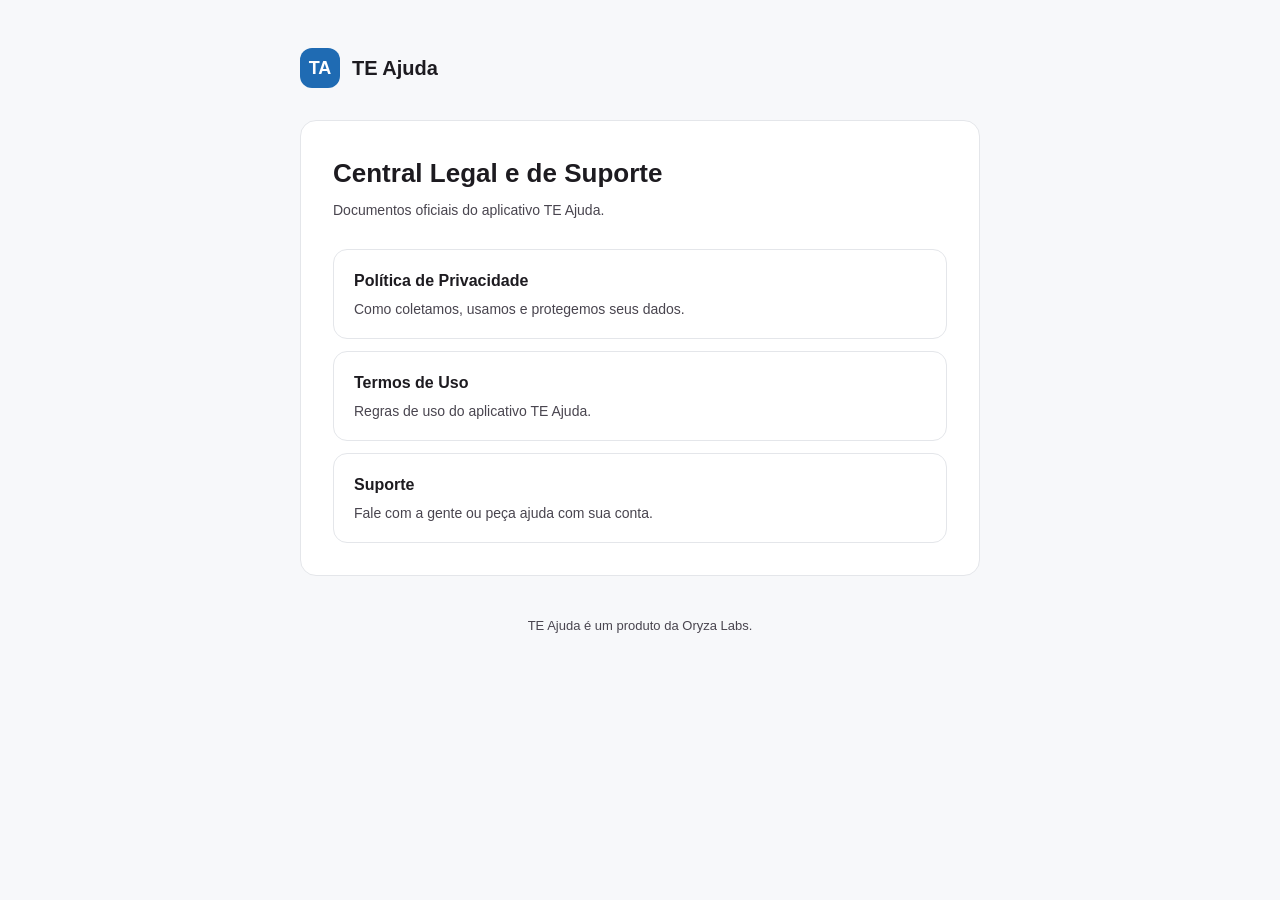
<file: index.html>
<!doctype html>
<html lang="pt-BR">
<head>
<meta charset="utf-8">
<meta name="viewport" content="width=device-width, initial-scale=1">
<title>TE Ajuda — Central Legal</title>
<link rel="stylesheet" href="style.css">
</head>
<body>
<div class="wrap">
  <header class="site">
    <div class="mark">TA</div>
    <div class="name">TE Ajuda</div>
  </header>

  <div class="card">
    <h1>Central Legal e de Suporte</h1>
    <p class="updated">Documentos oficiais do aplicativo TE Ajuda.</p>

    <div class="home-links">
      <a class="tile" href="privacidade.html">
        Política de Privacidade
        <span class="desc">Como coletamos, usamos e protegemos seus dados.</span>
      </a>
      <a class="tile" href="termos.html">
        Termos de Uso
        <span class="desc">Regras de uso do aplicativo TE Ajuda.</span>
      </a>
      <a class="tile" href="suporte.html">
        Suporte
        <span class="desc">Fale com a gente ou peça ajuda com sua conta.</span>
      </a>
    </div>
  </div>

  <footer class="site">TE Ajuda é um produto da Oryza Labs.</footer>
</div>
</body>
</html>
</file>
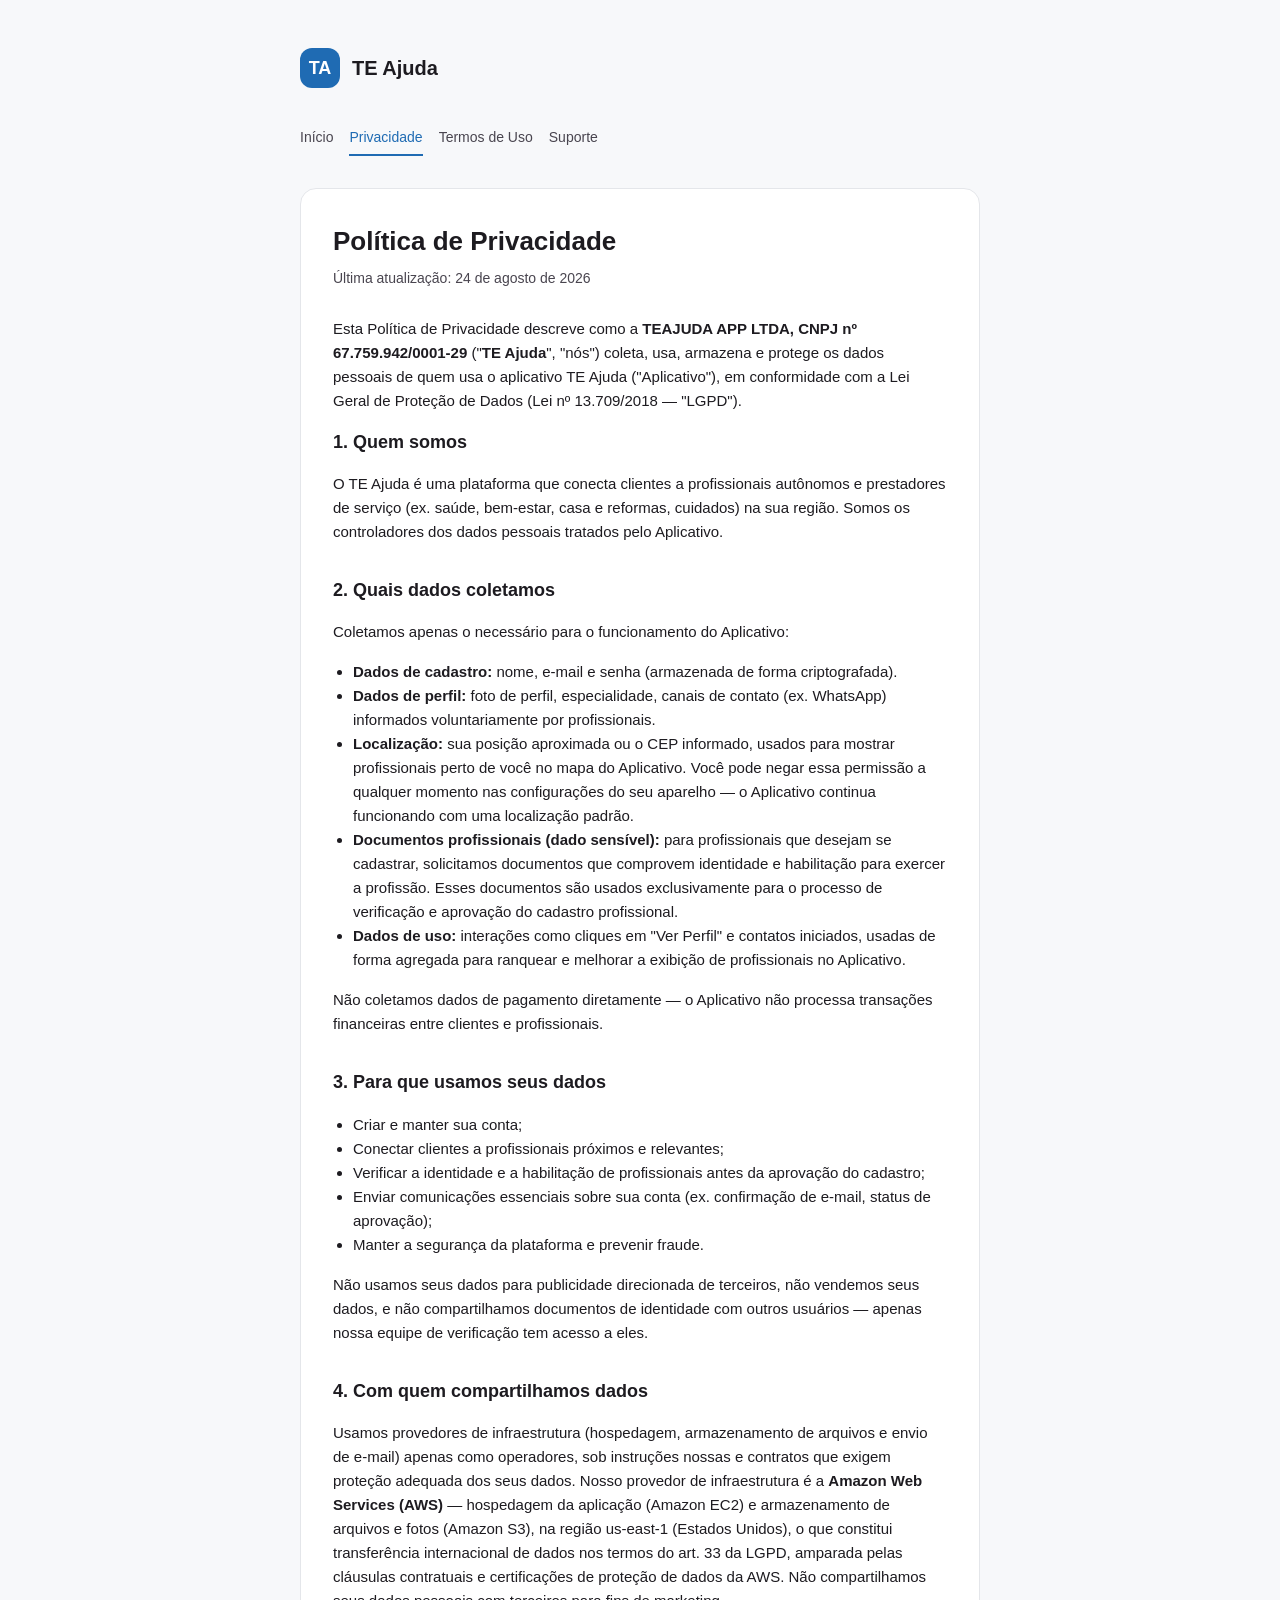
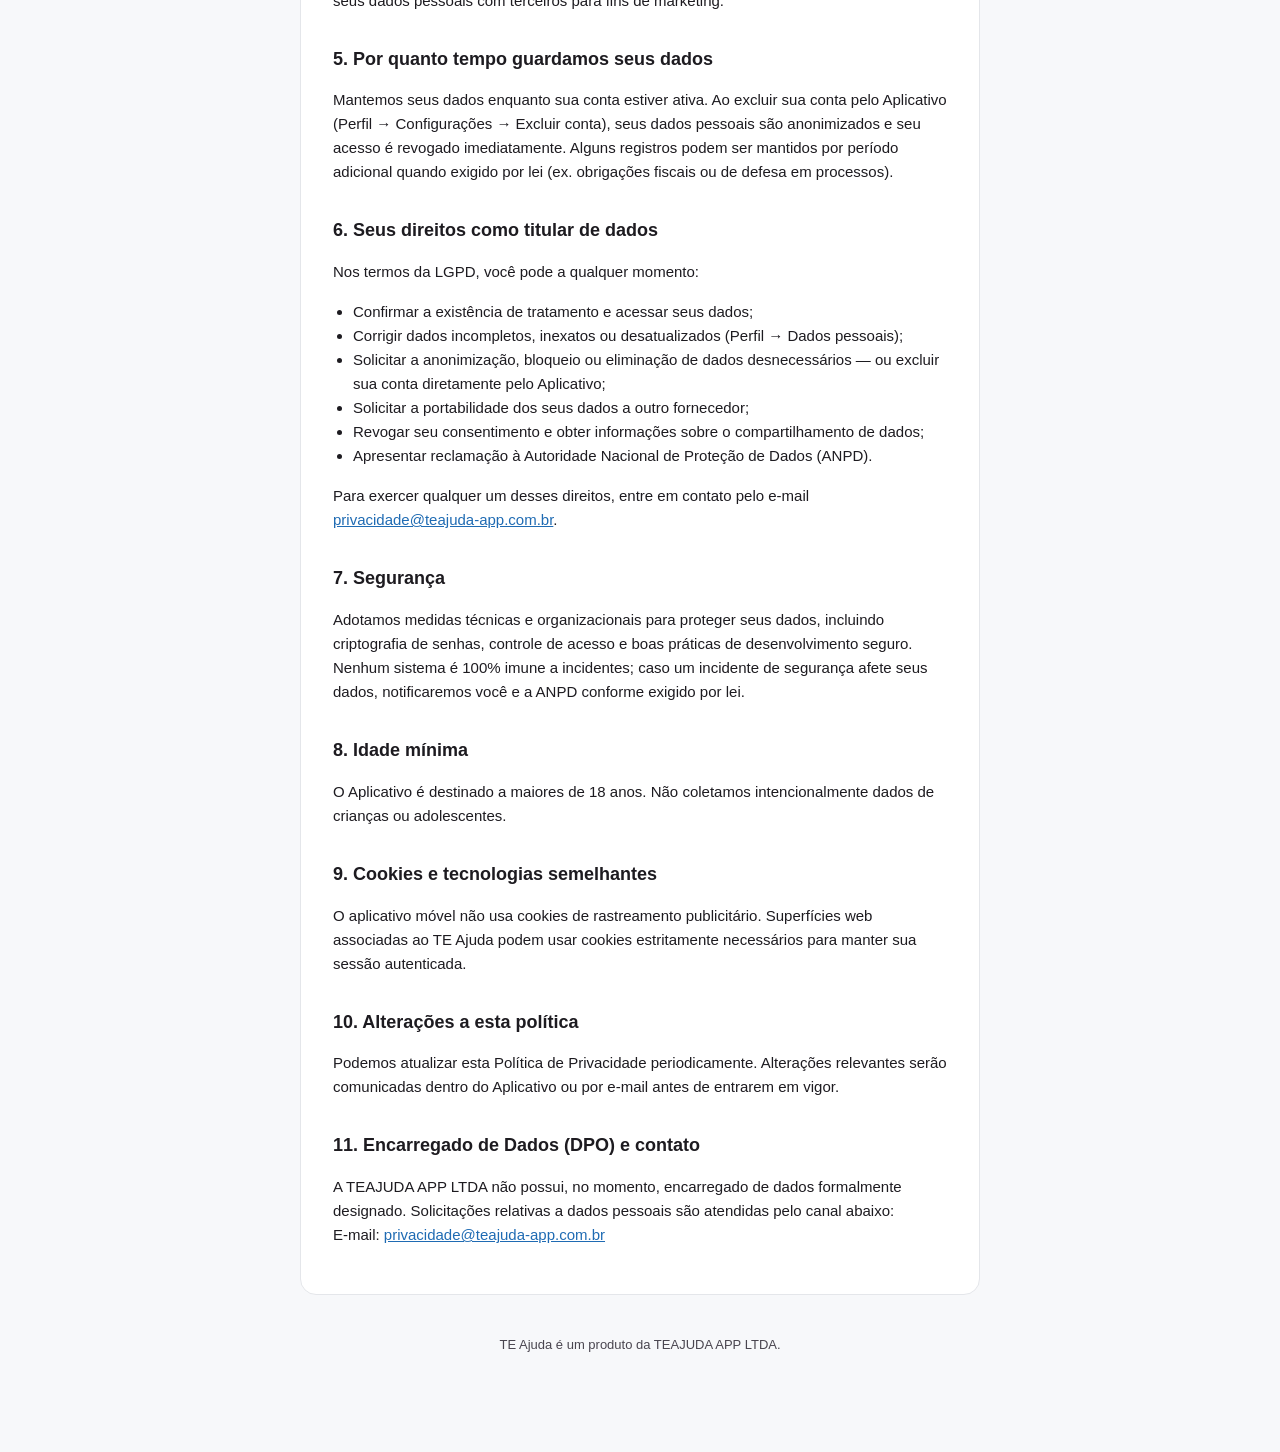
<file: privacidade.html>
<!doctype html>
<html lang="pt-BR">
<head>
<meta charset="utf-8">
<meta name="viewport" content="width=device-width, initial-scale=1">
<title>Política de Privacidade — TE Ajuda</title>
<link rel="stylesheet" href="style.css">
</head>
<body>
<div class="wrap">
  <header class="site">
    <div class="mark">TA</div>
    <div class="name">TE Ajuda</div>
  </header>

  <nav class="legal">
    <a href="index.html">Início</a>
    <a href="privacidade.html" class="active">Privacidade</a>
    <a href="termos.html">Termos de Uso</a>
    <a href="suporte.html">Suporte</a>
  </nav>

  <div class="card">
    <h1>Política de Privacidade</h1>
    <p class="updated">Última atualização: 24 de agosto de 2026</p>

    <p>
      Esta Política de Privacidade descreve como a <strong>TEAJUDA APP LTDA, CNPJ nº
      67.759.942/0001-29</strong> ("<strong>TE Ajuda</strong>", "nós") coleta, usa, armazena e
      protege os dados pessoais de quem usa o aplicativo TE Ajuda ("Aplicativo"), em conformidade
      com a Lei Geral de Proteção de Dados (Lei nº 13.709/2018 — "LGPD").
    </p>

    <h2>1. Quem somos</h2>
    <p>
      O TE Ajuda é uma plataforma que conecta clientes a profissionais autônomos e prestadores de
      serviço (ex. saúde, bem-estar, casa e reformas, cuidados) na sua região. Somos os controladores
      dos dados pessoais tratados pelo Aplicativo.
    </p>

    <h2>2. Quais dados coletamos</h2>
    <p>Coletamos apenas o necessário para o funcionamento do Aplicativo:</p>
    <ul>
      <li><strong>Dados de cadastro:</strong> nome, e-mail e senha (armazenada de forma criptografada).</li>
      <li><strong>Dados de perfil:</strong> foto de perfil, especialidade, canais de contato (ex. WhatsApp) informados voluntariamente por profissionais.</li>
      <li><strong>Localização:</strong> sua posição aproximada ou o CEP informado, usados para mostrar profissionais perto de você no mapa do Aplicativo. Você pode negar essa permissão a qualquer momento nas configurações do seu aparelho — o Aplicativo continua funcionando com uma localização padrão.</li>
      <li><strong>Documentos profissionais (dado sensível):</strong> para profissionais que desejam se cadastrar, solicitamos documentos que comprovem identidade e habilitação para exercer a profissão. Esses documentos são usados exclusivamente para o processo de verificação e aprovação do cadastro profissional.</li>
      <li><strong>Dados de uso:</strong> interações como cliques em "Ver Perfil" e contatos iniciados, usadas de forma agregada para ranquear e melhorar a exibição de profissionais no Aplicativo.</li>
    </ul>
    <p>
      Não coletamos dados de pagamento diretamente — o Aplicativo não processa transações
      financeiras entre clientes e profissionais.
    </p>

    <h2>3. Para que usamos seus dados</h2>
    <ul>
      <li>Criar e manter sua conta;</li>
      <li>Conectar clientes a profissionais próximos e relevantes;</li>
      <li>Verificar a identidade e a habilitação de profissionais antes da aprovação do cadastro;</li>
      <li>Enviar comunicações essenciais sobre sua conta (ex. confirmação de e-mail, status de aprovação);</li>
      <li>Manter a segurança da plataforma e prevenir fraude.</li>
    </ul>
    <p>
      Não usamos seus dados para publicidade direcionada de terceiros, não vendemos seus dados, e
      não compartilhamos documentos de identidade com outros usuários — apenas nossa equipe de
      verificação tem acesso a eles.
    </p>

    <h2>4. Com quem compartilhamos dados</h2>
    <p>
      Usamos provedores de infraestrutura (hospedagem, armazenamento de arquivos e envio de e-mail)
      apenas como operadores, sob instruções nossas e contratos que exigem proteção adequada dos
      seus dados. Nosso provedor de infraestrutura é a <strong>Amazon Web Services (AWS)</strong> —
      hospedagem da aplicação (Amazon EC2) e armazenamento de arquivos e fotos (Amazon S3), na
      região us-east-1 (Estados Unidos), o que constitui transferência internacional de dados nos
      termos do art. 33 da LGPD, amparada pelas cláusulas contratuais e certificações de proteção
      de dados da AWS. Não compartilhamos seus dados pessoais com terceiros para fins de marketing.
    </p>

    <h2>5. Por quanto tempo guardamos seus dados</h2>
    <p>
      Mantemos seus dados enquanto sua conta estiver ativa. Ao excluir sua conta pelo Aplicativo
      (Perfil → Configurações → Excluir conta), seus dados pessoais são anonimizados e seu acesso é
      revogado imediatamente. Alguns registros podem ser mantidos por período adicional quando
      exigido por lei (ex. obrigações fiscais ou de defesa em processos).
    </p>

    <h2>6. Seus direitos como titular de dados</h2>
    <p>Nos termos da LGPD, você pode a qualquer momento:</p>
    <ul>
      <li>Confirmar a existência de tratamento e acessar seus dados;</li>
      <li>Corrigir dados incompletos, inexatos ou desatualizados (Perfil → Dados pessoais);</li>
      <li>Solicitar a anonimização, bloqueio ou eliminação de dados desnecessários — ou excluir sua conta diretamente pelo Aplicativo;</li>
      <li>Solicitar a portabilidade dos seus dados a outro fornecedor;</li>
      <li>Revogar seu consentimento e obter informações sobre o compartilhamento de dados;</li>
      <li>Apresentar reclamação à Autoridade Nacional de Proteção de Dados (ANPD).</li>
    </ul>
    <p>
      Para exercer qualquer um desses direitos, entre em contato pelo e-mail
      <a href="mailto:privacidade@teajuda-app.com.br">privacidade@teajuda-app.com.br</a>.
    </p>

    <h2>7. Segurança</h2>
    <p>
      Adotamos medidas técnicas e organizacionais para proteger seus dados, incluindo criptografia
      de senhas, controle de acesso e boas práticas de desenvolvimento seguro. Nenhum sistema é
      100% imune a incidentes; caso um incidente de segurança afete seus dados, notificaremos você e
      a ANPD conforme exigido por lei.
    </p>

    <h2>8. Idade mínima</h2>
    <p>
      O Aplicativo é destinado a maiores de 18 anos. Não coletamos intencionalmente dados de
      crianças ou adolescentes.
    </p>

    <h2>9. Cookies e tecnologias semelhantes</h2>
    <p>
      O aplicativo móvel não usa cookies de rastreamento publicitário. Superfícies web associadas ao
      TE Ajuda podem usar cookies estritamente necessários para manter sua sessão autenticada.
    </p>

    <h2>10. Alterações a esta política</h2>
    <p>
      Podemos atualizar esta Política de Privacidade periodicamente. Alterações relevantes serão
      comunicadas dentro do Aplicativo ou por e-mail antes de entrarem em vigor.
    </p>

    <h2>11. Encarregado de Dados (DPO) e contato</h2>
    <p>
      A TEAJUDA APP LTDA não possui, no momento, encarregado de dados formalmente designado.
      Solicitações relativas a dados pessoais são atendidas pelo canal abaixo:<br>
      E-mail: <a href="mailto:privacidade@teajuda-app.com.br">privacidade@teajuda-app.com.br</a>
    </p>
  </div>

  <footer class="site">TE Ajuda é um produto da TEAJUDA APP LTDA.</footer>
</div>
</body>
</html>
</file>
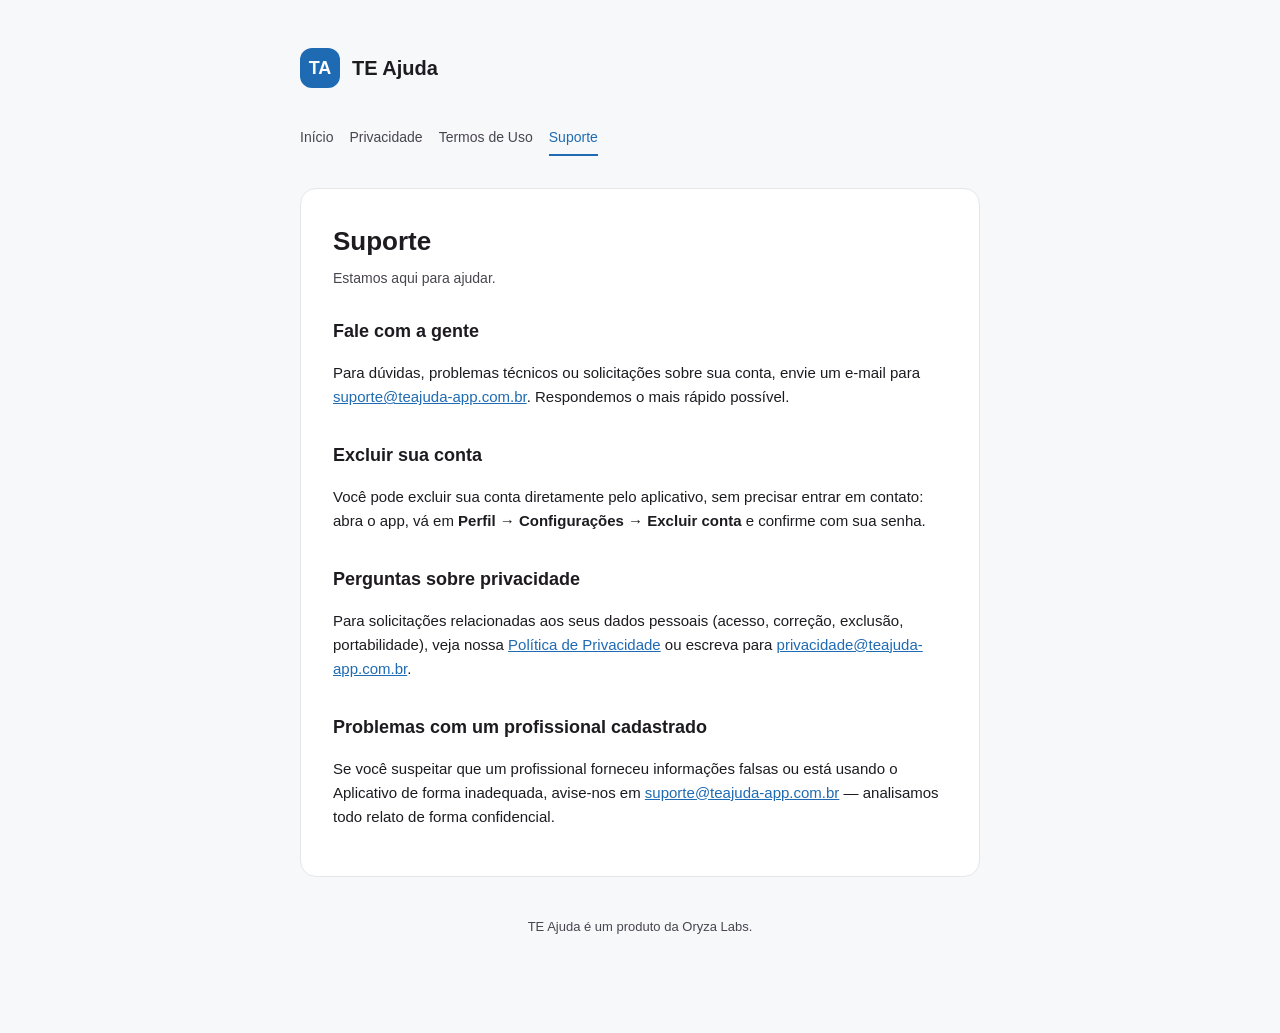
<file: suporte.html>
<!doctype html>
<html lang="pt-BR">
<head>
<meta charset="utf-8">
<meta name="viewport" content="width=device-width, initial-scale=1">
<title>Suporte — TE Ajuda</title>
<link rel="stylesheet" href="style.css">
</head>
<body>
<div class="wrap">
  <header class="site">
    <div class="mark">TA</div>
    <div class="name">TE Ajuda</div>
  </header>

  <nav class="legal">
    <a href="index.html">Início</a>
    <a href="privacidade.html">Privacidade</a>
    <a href="termos.html">Termos de Uso</a>
    <a href="suporte.html" class="active">Suporte</a>
  </nav>

  <div class="card">
    <h1>Suporte</h1>
    <p class="updated">Estamos aqui para ajudar.</p>

    <h2>Fale com a gente</h2>
    <p>
      Para dúvidas, problemas técnicos ou solicitações sobre sua conta, envie um e-mail para
      <a href="mailto:suporte@teajuda-app.com.br">suporte@teajuda-app.com.br</a>. Respondemos o
      mais rápido possível.
    </p>

    <h2>Excluir sua conta</h2>
    <p>
      Você pode excluir sua conta diretamente pelo aplicativo, sem precisar entrar em contato:
      abra o app, vá em <strong>Perfil → Configurações → Excluir conta</strong> e confirme com sua senha.
    </p>

    <h2>Perguntas sobre privacidade</h2>
    <p>
      Para solicitações relacionadas aos seus dados pessoais (acesso, correção, exclusão,
      portabilidade), veja nossa <a href="privacidade.html">Política de Privacidade</a> ou escreva
      para <a href="mailto:privacidade@teajuda-app.com.br">privacidade@teajuda-app.com.br</a>.
    </p>

    <h2>Problemas com um profissional cadastrado</h2>
    <p>
      Se você suspeitar que um profissional forneceu informações falsas ou está usando o Aplicativo
      de forma inadequada, avise-nos em
      <a href="mailto:suporte@teajuda-app.com.br">suporte@teajuda-app.com.br</a> — analisamos todo
      relato de forma confidencial.
    </p>
  </div>

  <footer class="site">TE Ajuda é um produto da Oryza Labs.</footer>
</div>
</body>
</html>
</file>
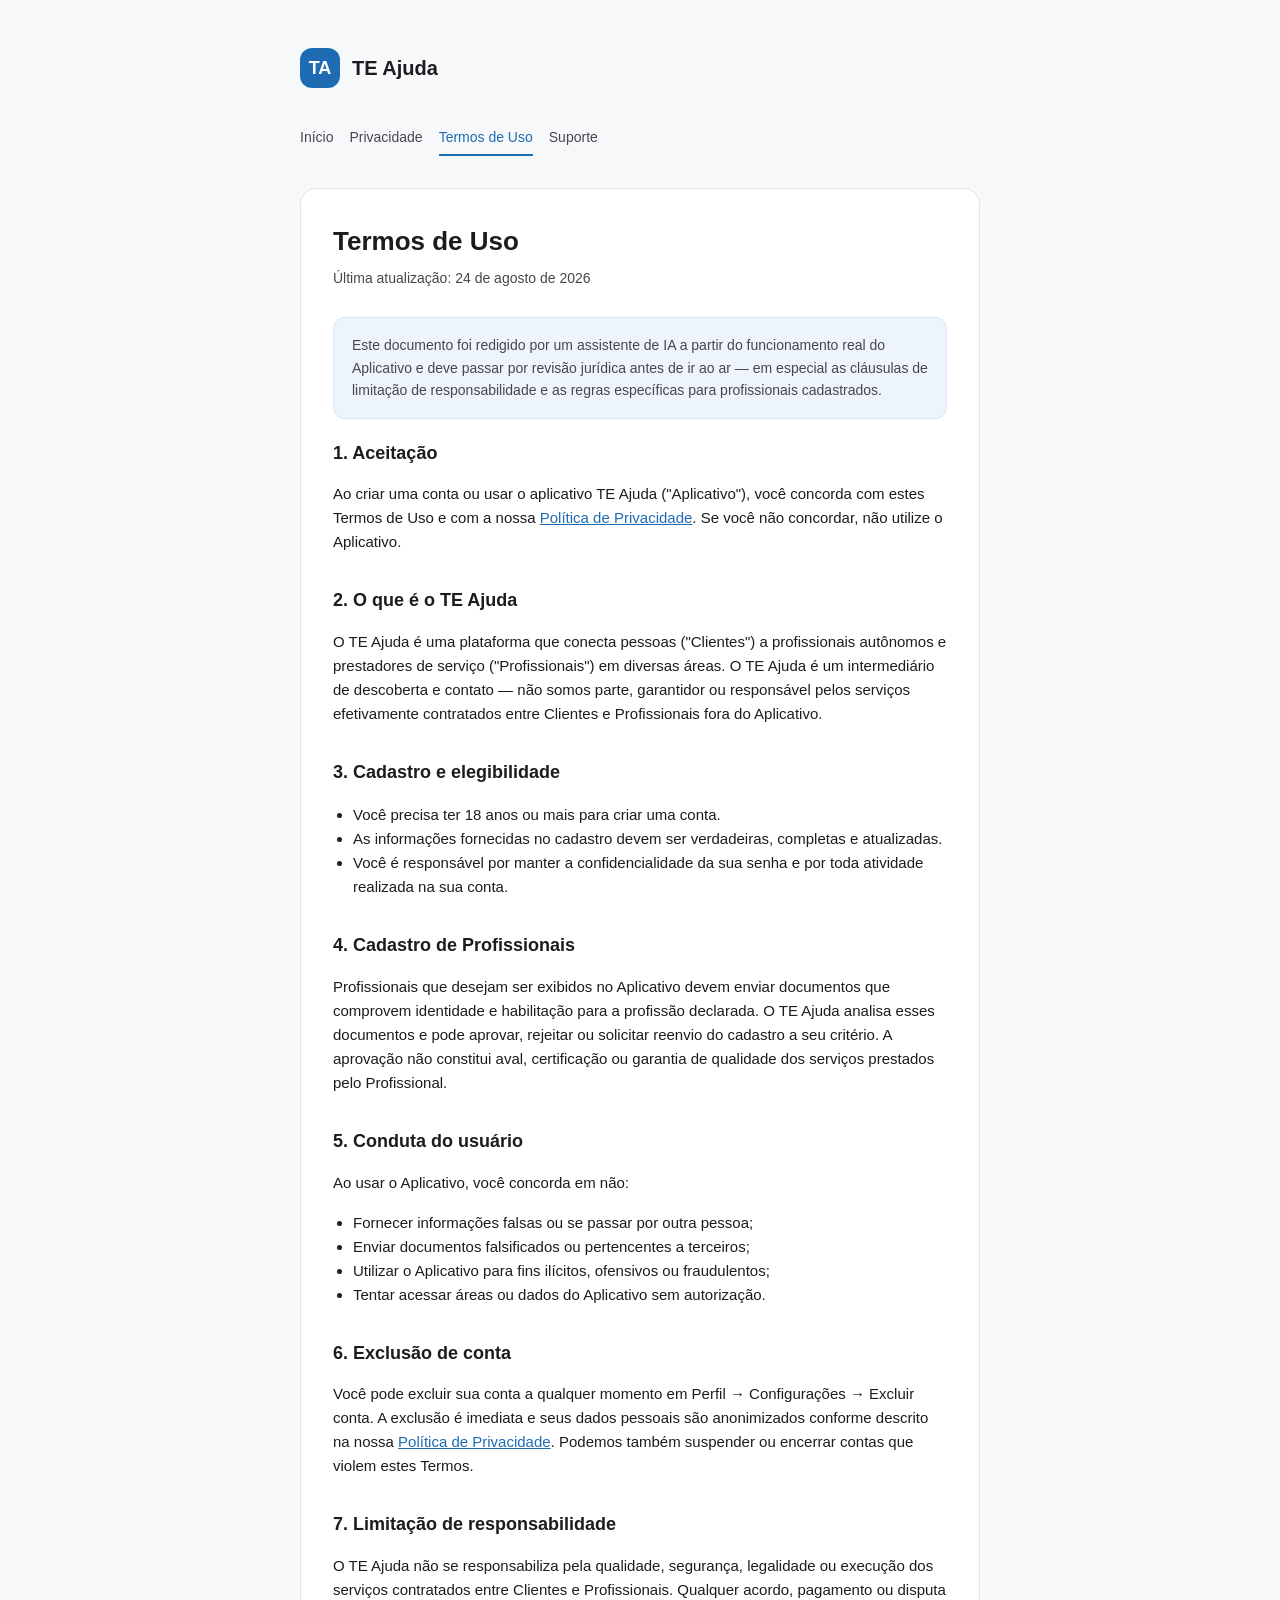
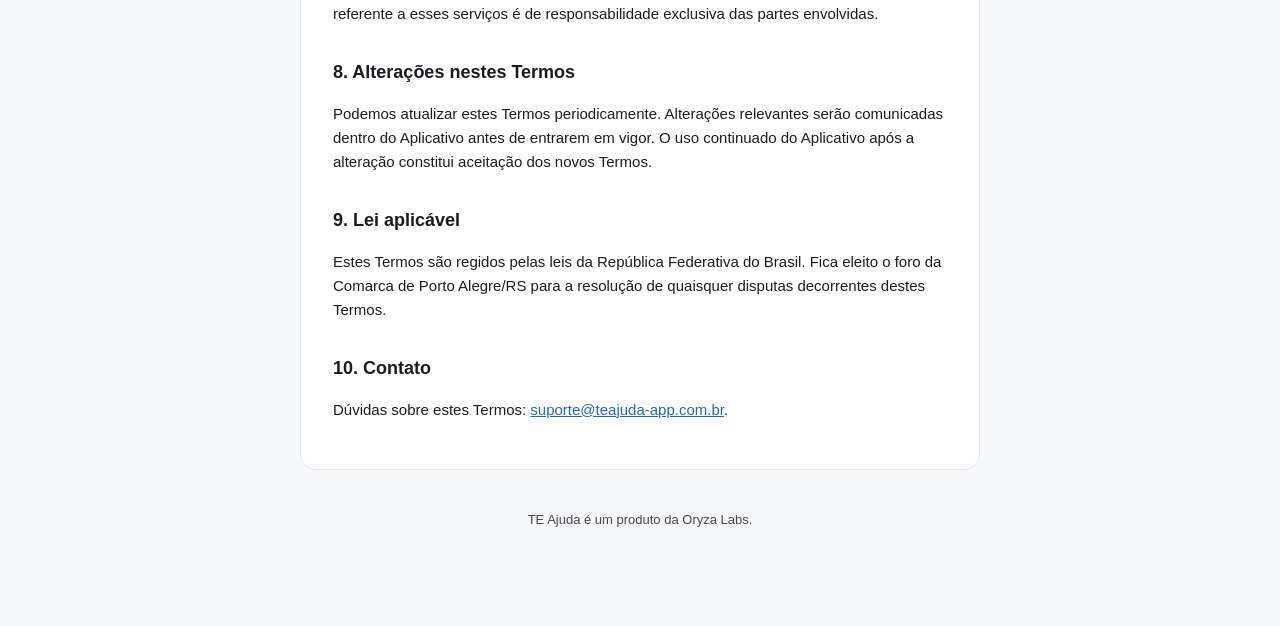
<file: termos.html>
<!doctype html>
<html lang="pt-BR">
<head>
<meta charset="utf-8">
<meta name="viewport" content="width=device-width, initial-scale=1">
<title>Termos de Uso — TE Ajuda</title>
<link rel="stylesheet" href="style.css">
</head>
<body>
<div class="wrap">
  <header class="site">
    <div class="mark">TA</div>
    <div class="name">TE Ajuda</div>
  </header>

  <nav class="legal">
    <a href="index.html">Início</a>
    <a href="privacidade.html">Privacidade</a>
    <a href="termos.html" class="active">Termos de Uso</a>
    <a href="suporte.html">Suporte</a>
  </nav>

  <div class="card">
    <h1>Termos de Uso</h1>
    <p class="updated">Última atualização: 24 de agosto de 2026</p>

    <div class="callout">
      Este documento foi redigido por um assistente de IA a partir do funcionamento real do
      Aplicativo e deve passar por revisão jurídica antes de ir ao ar — em especial as cláusulas de
      limitação de responsabilidade e as regras específicas para profissionais cadastrados.
    </div>

    <h2>1. Aceitação</h2>
    <p>
      Ao criar uma conta ou usar o aplicativo TE Ajuda ("Aplicativo"), você concorda com estes
      Termos de Uso e com a nossa <a href="privacidade.html">Política de Privacidade</a>. Se você
      não concordar, não utilize o Aplicativo.
    </p>

    <h2>2. O que é o TE Ajuda</h2>
    <p>
      O TE Ajuda é uma plataforma que conecta pessoas ("Clientes") a profissionais autônomos e
      prestadores de serviço ("Profissionais") em diversas áreas. O TE Ajuda é um intermediário de
      descoberta e contato — não somos parte, garantidor ou responsável pelos serviços efetivamente
      contratados entre Clientes e Profissionais fora do Aplicativo.
    </p>

    <h2>3. Cadastro e elegibilidade</h2>
    <ul>
      <li>Você precisa ter 18 anos ou mais para criar uma conta.</li>
      <li>As informações fornecidas no cadastro devem ser verdadeiras, completas e atualizadas.</li>
      <li>Você é responsável por manter a confidencialidade da sua senha e por toda atividade realizada na sua conta.</li>
    </ul>

    <h2>4. Cadastro de Profissionais</h2>
    <p>
      Profissionais que desejam ser exibidos no Aplicativo devem enviar documentos que comprovem
      identidade e habilitação para a profissão declarada. O TE Ajuda analisa esses documentos e
      pode aprovar, rejeitar ou solicitar reenvio do cadastro a seu critério. A aprovação não
      constitui aval, certificação ou garantia de qualidade dos serviços prestados pelo Profissional.
    </p>

    <h2>5. Conduta do usuário</h2>
    <p>Ao usar o Aplicativo, você concorda em não:</p>
    <ul>
      <li>Fornecer informações falsas ou se passar por outra pessoa;</li>
      <li>Enviar documentos falsificados ou pertencentes a terceiros;</li>
      <li>Utilizar o Aplicativo para fins ilícitos, ofensivos ou fraudulentos;</li>
      <li>Tentar acessar áreas ou dados do Aplicativo sem autorização.</li>
    </ul>

    <h2>6. Exclusão de conta</h2>
    <p>
      Você pode excluir sua conta a qualquer momento em Perfil → Configurações → Excluir conta. A
      exclusão é imediata e seus dados pessoais são anonimizados conforme descrito na nossa
      <a href="privacidade.html">Política de Privacidade</a>. Podemos também suspender ou encerrar
      contas que violem estes Termos.
    </p>

    <h2>7. Limitação de responsabilidade</h2>
    <p>
      O TE Ajuda não se responsabiliza pela qualidade, segurança, legalidade ou execução dos
      serviços contratados entre Clientes e Profissionais. Qualquer acordo, pagamento ou disputa
      referente a esses serviços é de responsabilidade exclusiva das partes envolvidas.
    </p>

    <h2>8. Alterações nestes Termos</h2>
    <p>
      Podemos atualizar estes Termos periodicamente. Alterações relevantes serão comunicadas dentro
      do Aplicativo antes de entrarem em vigor. O uso continuado do Aplicativo após a alteração
      constitui aceitação dos novos Termos.
    </p>

    <h2>9. Lei aplicável</h2>
    <p>
      Estes Termos são regidos pelas leis da República Federativa do Brasil.
      Fica eleito o foro da Comarca de Porto Alegre/RS para a resolução de quaisquer disputas decorrentes destes Termos.
    </p>

    <h2>10. Contato</h2>
    <p>
      Dúvidas sobre estes Termos: <a href="mailto:suporte@teajuda-app.com.br">suporte@teajuda-app.com.br</a>.
    </p>
  </div>

  <footer class="site">TE Ajuda é um produto da Oryza Labs.</footer>
</div>
</body>
</html>
</file>
<file: style.css>
:root {
  --bg: #f7f8fa;
  --card: #ffffff;
  --text: #1d1b20;
  --text-secondary: #49454f;
  --brand: #1f6bb3;
  --border: #e4e6ea;
}

* {
  box-sizing: border-box;
}

body {
  margin: 0;
  font-family: -apple-system, BlinkMacSystemFont, 'Segoe UI', Roboto, Helvetica, Arial, sans-serif;
  background: var(--bg);
  color: var(--text);
  line-height: 1.6;
}

.wrap {
  max-width: 720px;
  margin: 0 auto;
  padding: 48px 20px 96px;
}

header.site {
  display: flex;
  align-items: center;
  gap: 12px;
  margin-bottom: 32px;
}

header.site .mark {
  width: 40px;
  height: 40px;
  border-radius: 12px;
  background: var(--brand);
  color: #fff;
  display: flex;
  align-items: center;
  justify-content: center;
  font-weight: 700;
  font-size: 18px;
  flex-shrink: 0;
}

header.site .name {
  font-weight: 700;
  font-size: 20px;
}

nav.legal {
  display: flex;
  gap: 16px;
  flex-wrap: wrap;
  margin-bottom: 32px;
  font-size: 14px;
}

nav.legal a {
  color: var(--text-secondary);
  text-decoration: none;
  padding: 6px 0;
  border-bottom: 2px solid transparent;
}

nav.legal a.active,
nav.legal a:hover {
  color: var(--brand);
  border-bottom-color: var(--brand);
}

.card {
  background: var(--card);
  border: 1px solid var(--border);
  border-radius: 16px;
  padding: 32px;
}

h1 {
  font-size: 26px;
  margin: 0 0 4px;
}

.updated {
  color: var(--text-secondary);
  font-size: 14px;
  margin: 0 0 28px;
}

h2 {
  font-size: 18px;
  margin: 32px 0 8px;
}

h2:first-of-type {
  margin-top: 0;
}

p,
li {
  color: var(--text);
  font-size: 15px;
}

ul {
  padding-left: 20px;
}

a {
  color: var(--brand);
}

.callout {
  background: #eef4fb;
  border: 1px solid #d6e6f7;
  border-radius: 12px;
  padding: 16px 18px;
  font-size: 14px;
  color: var(--text-secondary);
  margin: 20px 0;
}

footer.site {
  margin-top: 40px;
  text-align: center;
  font-size: 13px;
  color: var(--text-secondary);
}

.home-links {
  display: grid;
  gap: 12px;
}

.home-links a.tile {
  display: block;
  padding: 18px 20px;
  border-radius: 14px;
  border: 1px solid var(--border);
  background: var(--card);
  color: var(--text);
  text-decoration: none;
  font-weight: 600;
}

.home-links a.tile:hover {
  border-color: var(--brand);
}

.home-links a.tile span.desc {
  display: block;
  font-weight: 400;
  color: var(--text-secondary);
  font-size: 14px;
  margin-top: 4px;
}
</file>
